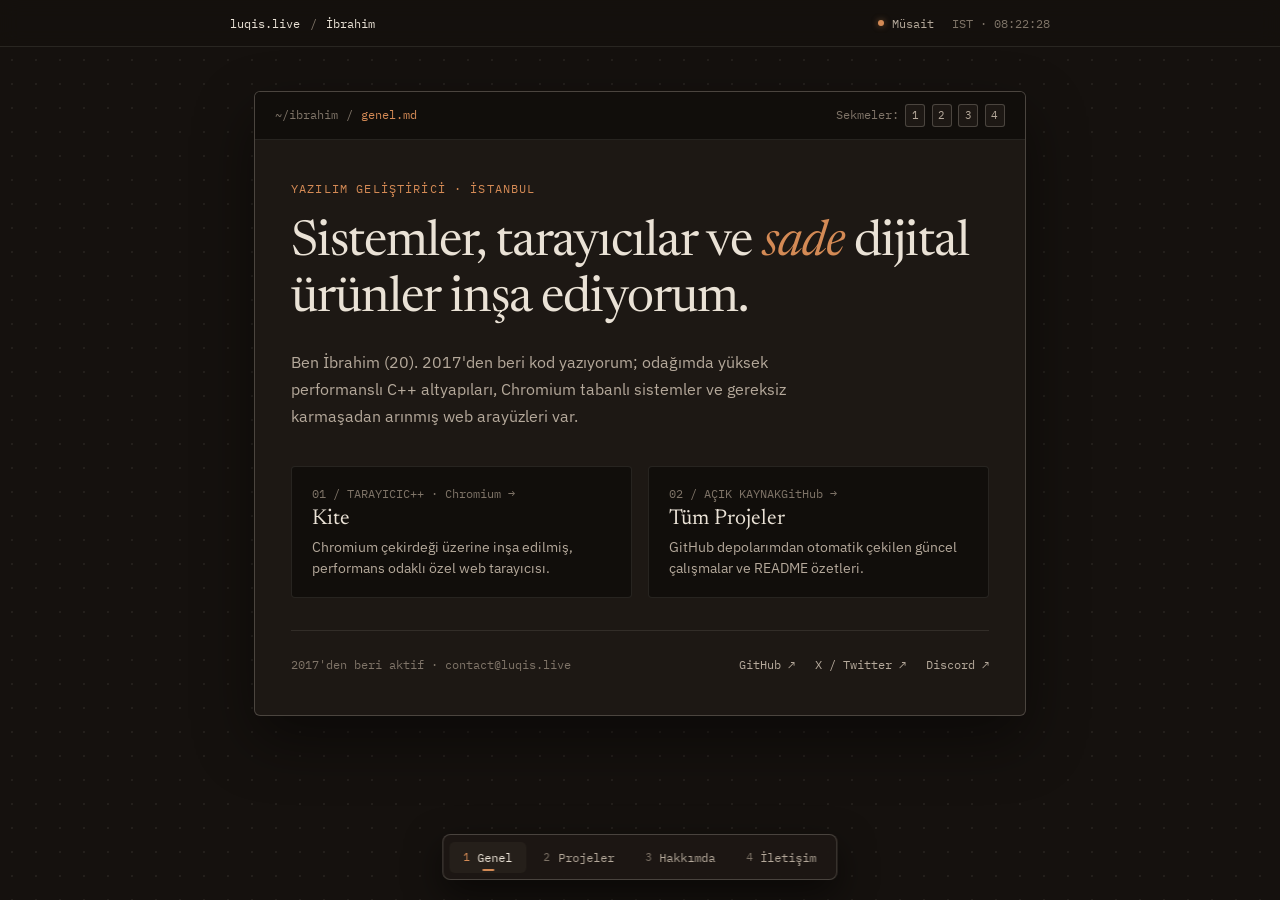
<file: index.html>
<!DOCTYPE html>
<html lang="tr">

<head>
    <meta charset="UTF-8">
    <meta name="viewport" content="width=device-width, initial-scale=1.0">
    <title>İbrahim — luqis.live</title>
    <meta name="description"
        content="İbrahim — 2017'den beri C++, Chromium, TypeScript ve Node.js ile sistemler ve sade dijital ürünler geliştiren yazılım geliştirici.">

    <!-- Fonts: Newsreader + IBM Plex Sans + IBM Plex Mono (Full Turkish support) -->
    <link rel="preconnect" href="https://fonts.googleapis.com">
    <link rel="preconnect" href="https://fonts.gstatic.com" crossorigin>
    <link
        href="https://fonts.googleapis.com/css2?family=IBM+Plex+Mono:wght@400;500&family=IBM+Plex+Sans:wght@400;500;600&family=Newsreader:ital,opsz,wght@0,6..72,400;0,6..72,500;1,6..72,400&display=swap"
        rel="stylesheet">

    <style>
        :root {
            --bg: #15110E;
            --surface: #1D1814;
            --surface-raised: #251F1A;
            --surface-recessed: #110E0B;
            --ink: #EAE2D6;
            --ink-soft: #B5A99B;
            --ink-muted: #7F7468;
            --rule: rgba(234, 226, 214, 0.10);
            --rule-strong: rgba(234, 226, 214, 0.22);
            --accent: #D48A55;
            --accent-dim: rgba(212, 138, 85, 0.14);
            --font-serif: 'Newsreader', Georgia, serif;
            --font-sans: 'IBM Plex Sans', -apple-system, BlinkMacSystemFont, sans-serif;
            --font-mono: 'IBM Plex Mono', ui-monospace, SFMono-Regular, monospace;
        }

        *,
        *::before,
        *::after {
            box-sizing: border-box;
            margin: 0;
            padding: 0;
        }

        html {
            font-size: 16px;
            -webkit-font-smoothing: antialiased;
            -moz-osx-font-smoothing: grayscale;
        }

        body {
            background-color: var(--bg);
            color: var(--ink);
            font-family: var(--font-sans);
            line-height: 1.6;
            min-height: 100vh;
            display: flex;
            flex-direction: column;
            padding-bottom: 6.5rem;
            /* Subtle architectural drafting-mat dot grid */
            background-image: radial-gradient(rgba(234, 226, 214, 0.065) 1px, transparent 1px);
            background-size: 24px 24px;
        }

        ::selection {
            background-color: var(--accent);
            color: var(--bg);
        }

        a {
            color: inherit;
            text-decoration: none;
        }

        button {
            font-family: inherit;
            color: inherit;
            background: none;
            border: none;
            cursor: pointer;
        }

        /* Top Status Bar */
        .statusbar {
            position: sticky;
            top: 0;
            z-index: 40;
            background-color: rgba(21, 17, 14, 0.85);
            backdrop-filter: blur(10px);
            -webkit-backdrop-filter: blur(10px);
            border-bottom: 1px solid var(--rule);
            padding: 0.85rem 1.5rem;
            font-family: var(--font-mono);
            font-size: 0.75rem;
            color: var(--ink-muted);
        }

        .statusbar-inner {
            max-width: 820px;
            margin: 0 auto;
            display: flex;
            align-items: center;
            justify-content: space-between;
            gap: 1rem;
        }

        .sb-left {
            display: flex;
            align-items: center;
            gap: 0.6rem;
            color: var(--ink);
        }

        .sb-slash {
            color: var(--ink-muted);
        }

        .sb-right {
            display: flex;
            align-items: center;
            gap: 1.15rem;
        }

        .sb-status {
            display: inline-flex;
            align-items: center;
            gap: 0.45rem;
            color: var(--ink-soft);
        }

        .led {
            width: 6px;
            height: 6px;
            border-radius: 50%;
            background-color: var(--accent);
            box-shadow: 0 0 6px rgba(212, 138, 85, 0.55);
            animation: led-breathe 2.8s ease-in-out infinite;
        }

        @keyframes led-breathe {
            0%, 100% { opacity: 1; }
            50% { opacity: 0.35; }
        }

        /* Main Workbench Container */
        .workbench {
            flex: 1;
            width: 100%;
            max-width: 820px;
            margin: 2.75rem auto 0;
            padding: 0 1.5rem;
        }

        /* Tactile Folio Window */
        .folio {
            background-color: var(--surface);
            border: 1px solid var(--rule-strong);
            border-radius: 6px;
            overflow: hidden;
            box-shadow: 0 24px 60px rgba(0, 0, 0, 0.45);
        }

        .folio-bar {
            display: flex;
            align-items: center;
            justify-content: space-between;
            padding: 0.75rem 1.25rem;
            background-color: var(--surface-recessed);
            border-bottom: 1px solid var(--rule);
            font-family: var(--font-mono);
            font-size: 0.72rem;
            color: var(--ink-muted);
        }

        .folio-path {
            display: flex;
            align-items: center;
            gap: 0.5rem;
        }

        .folio-path span.active-crumb {
            color: var(--accent);
        }

        .folio-hint {
            display: flex;
            align-items: center;
            gap: 0.4rem;
        }

        .kbd {
            display: inline-block;
            padding: 0.1rem 0.35rem;
            border: 1px solid var(--rule-strong);
            border-radius: 3px;
            font-size: 0.68rem;
            color: var(--ink-soft);
            background-color: var(--surface);
        }

        .folio-body {
            padding: 2.5rem 2.25rem;
        }

        /* Views */
        .view {
            display: none;
            animation: view-in 0.22s ease;
        }

        .view.is-active {
            display: block;
        }

        @keyframes view-in {
            from {
                opacity: 0;
                transform: translateY(4px);
            }
            to {
                opacity: 1;
                transform: translateY(0);
            }
        }

        /* View 1: Genel (Overview) */
        .intro-tag {
            font-family: var(--font-mono);
            font-size: 0.72rem;
            letter-spacing: 0.1em;
            text-transform: uppercase;
            color: var(--accent);
            margin-bottom: 1.1rem;
        }

        .intro-title {
            font-family: var(--font-serif);
            font-weight: 400;
            font-size: clamp(2rem, 4.4vw, 3.1rem);
            line-height: 1.12;
            letter-spacing: -0.02em;
            color: var(--ink);
            margin-bottom: 1.35rem;
        }

        .intro-title em {
            font-style: italic;
            color: var(--accent);
        }

        .intro-text {
            font-size: 1rem;
            color: var(--ink-soft);
            max-width: 56ch;
            line-height: 1.7;
            margin-bottom: 2.25rem;
        }

        .quick-grid {
            display: grid;
            grid-template-columns: repeat(2, 1fr);
            gap: 1rem;
            margin-bottom: 2rem;
        }

        .quick-card {
            background-color: var(--surface-recessed);
            border: 1px solid var(--rule);
            border-radius: 4px;
            padding: 1.15rem 1.25rem;
            text-align: left;
            transition: border-color 0.2s ease, background-color 0.2s ease;
            display: flex;
            flex-direction: column;
            gap: 0.45rem;
        }

        .quick-card:hover {
            border-color: var(--accent);
            background-color: var(--surface-raised);
        }

        .qc-top {
            display: flex;
            align-items: center;
            justify-content: space-between;
            font-family: var(--font-mono);
            font-size: 0.72rem;
            color: var(--ink-muted);
        }

        .qc-title {
            font-family: var(--font-serif);
            font-size: 1.35rem;
            color: var(--ink);
        }

        .qc-desc {
            font-size: 0.875rem;
            color: var(--ink-soft);
            line-height: 1.5;
        }

        .social-row {
            display: flex;
            align-items: center;
            justify-content: space-between;
            flex-wrap: wrap;
            gap: 1rem;
            padding-top: 1.5rem;
            border-top: 1px solid var(--rule);
            font-family: var(--font-mono);
            font-size: 0.78rem;
            color: var(--ink-muted);
        }

        .social-list {
            display: flex;
            gap: 1.25rem;
            flex-wrap: wrap;
        }

        .social-list a {
            color: var(--ink-soft);
            transition: color 0.18s ease;
        }

        .social-list a:hover {
            color: var(--accent);
        }

        /* View 2: Projeler (Interactive Dossiers) */
        .section-caption {
            font-family: var(--font-mono);
            font-size: 0.74rem;
            color: var(--ink-muted);
            margin-bottom: 1.5rem;
            display: flex;
            justify-content: space-between;
            align-items: center;
        }

        .dossier-list {
            display: flex;
            flex-direction: column;
            gap: 0.75rem;
        }

        .dossier {
            background-color: var(--surface-recessed);
            border: 1px solid var(--rule);
            border-radius: 4px;
            overflow: hidden;
            transition: border-color 0.2s ease;
        }

        .dossier.is-open {
            border-color: var(--rule-strong);
        }

        .dossier-trigger {
            width: 100%;
            padding: 1.15rem 1.25rem;
            display: grid;
            grid-template-columns: 2.5rem 1fr auto;
            gap: 1rem;
            align-items: center;
            text-align: left;
            transition: background-color 0.2s ease;
        }

        .dossier-trigger:hover {
            background-color: var(--surface-raised);
        }

        .dossier-num {
            font-family: var(--font-mono);
            font-size: 0.78rem;
            color: var(--ink-muted);
        }

        .dossier.is-open .dossier-num {
            color: var(--accent);
        }

        .dossier-head {
            display: flex;
            align-items: baseline;
            gap: 0.85rem;
            flex-wrap: wrap;
        }

        .dossier-name {
            font-family: var(--font-serif);
            font-size: 1.4rem;
            color: var(--ink);
        }

        .dossier-meta {
            font-family: var(--font-mono);
            font-size: 0.72rem;
            color: var(--ink-muted);
        }

        .dossier-toggle {
            font-family: var(--font-mono);
            font-size: 0.8rem;
            color: var(--ink-muted);
            transition: transform 0.2s ease, color 0.2s ease;
        }

        .dossier.is-open .dossier-toggle {
            color: var(--accent);
            transform: rotate(45deg);
        }

        .dossier-panel {
            display: none;
            padding: 0 1.25rem 1.35rem 4.75rem;
            border-top: 1px solid var(--rule);
            background-color: var(--surface-recessed);
        }

        .dossier.is-open .dossier-panel {
            display: block;
            animation: view-in 0.18s ease;
        }

        .dossier-desc {
            font-size: 0.94rem;
            color: var(--ink-soft);
            margin: 1rem 0 1.15rem;
            line-height: 1.65;
        }

        .spec-row {
            display: flex;
            align-items: center;
            justify-content: space-between;
            flex-wrap: wrap;
            gap: 1rem;
        }

        .tags {
            display: flex;
            flex-wrap: wrap;
            gap: 0.45rem;
        }

        .tag {
            font-family: var(--font-mono);
            font-size: 0.72rem;
            padding: 0.22rem 0.55rem;
            border: 1px solid var(--rule);
            border-radius: 3px;
            color: var(--ink-soft);
            background-color: var(--surface);
        }

        .dossier-link {
            font-family: var(--font-mono);
            font-size: 0.78rem;
            color: var(--accent);
            border-bottom: 1px solid transparent;
            transition: border-color 0.2s ease;
        }

        .dossier-link:hover {
            border-bottom-color: var(--accent);
        }

        /* View 3: Yolculuk (Timeline & Inventory) */
        .journey-split {
            display: grid;
            grid-template-columns: 1.4fr 1fr;
            gap: 2.5rem;
        }

        .timeline {
            display: flex;
            flex-direction: column;
        }

        .tl-row {
            display: grid;
            grid-template-columns: 5.5rem 1fr;
            gap: 1rem;
            padding: 0.95rem 0;
            border-top: 1px solid var(--rule);
        }

        .tl-row:last-child {
            border-bottom: 1px solid var(--rule);
        }

        .tl-year {
            font-family: var(--font-mono);
            font-size: 0.78rem;
            color: var(--ink);
            padding-top: 0.15rem;
        }

        .tl-year.now {
            color: var(--accent);
        }

        .tl-body {
            font-size: 0.92rem;
            color: var(--ink-soft);
            line-height: 1.55;
        }

        .tl-body strong {
            color: var(--ink);
            font-weight: 500;
        }

        .inventory {
            background-color: var(--surface-recessed);
            border: 1px solid var(--rule);
            border-radius: 4px;
            padding: 1.35rem;
            height: fit-content;
        }

        .inv-title {
            font-family: var(--font-mono);
            font-size: 0.72rem;
            text-transform: uppercase;
            letter-spacing: 0.1em;
            color: var(--ink-muted);
            padding-bottom: 0.75rem;
            margin-bottom: 1rem;
            border-bottom: 1px solid var(--rule);
        }

        .inv-group {
            margin-bottom: 1rem;
        }

        .inv-group:last-child {
            margin-bottom: 0;
        }

        .inv-cat {
            font-family: var(--font-mono);
            font-size: 0.7rem;
            color: var(--ink-muted);
            margin-bottom: 0.2rem;
        }

        .inv-val {
            font-size: 0.9rem;
            color: var(--ink);
            font-weight: 500;
        }

        /* Floating Bottom Dock */
        .dock-wrap {
            position: fixed;
            bottom: 1.25rem;
            left: 50%;
            transform: translateX(-50%);
            z-index: 50;
            max-width: calc(100vw - 1.5rem);
        }

        .dock {
            display: flex;
            align-items: center;
            gap: 0.25rem;
            padding: 0.4rem;
            background-color: rgba(29, 24, 20, 0.9);
            backdrop-filter: blur(14px);
            -webkit-backdrop-filter: blur(14px);
            border: 1px solid var(--rule-strong);
            border-radius: 8px;
            box-shadow: 0 14px 36px rgba(0, 0, 0, 0.55);
            overflow-x: auto;
        }

        .dock-btn {
            position: relative;
            display: inline-flex;
            align-items: center;
            gap: 0.45rem;
            padding: 0.5rem 0.85rem;
            border-radius: 5px;
            font-family: var(--font-mono);
            font-size: 0.76rem;
            color: var(--ink-soft);
            white-space: nowrap;
            transition: background-color 0.18s ease, color 0.18s ease;
        }

        .dock-btn:hover {
            background-color: var(--surface-raised);
            color: var(--ink);
        }

        .dock-btn.is-active {
            background-color: var(--surface-raised);
            color: var(--ink);
        }

        .dock-btn.is-active::after {
            content: "";
            position: absolute;
            bottom: 2px;
            left: 50%;
            transform: translateX(-50%);
            width: 12px;
            height: 2px;
            border-radius: 2px;
            background-color: var(--accent);
        }

        .dock-num {
            font-size: 0.66rem;
            color: var(--ink-muted);
        }

        .dock-btn.is-active .dock-num {
            color: var(--accent);
        }

        .dock-sep {
            width: 1px;
            height: 18px;
            background-color: var(--rule);
            margin: 0 0.25rem;
            flex-shrink: 0;
        }

        .dock-email-state {
            color: var(--accent);
        }

        /* View 4: İletişim */
        .contact-lead {
            font-size: 0.98rem;
            color: var(--ink-soft);
            max-width: 52ch;
            margin-bottom: 1.75rem;
            line-height: 1.65;
        }

        .contact-list {
            display: flex;
            flex-direction: column;
            border-top: 1px solid var(--rule);
        }

        .contact-row {
            display: flex;
            align-items: center;
            justify-content: space-between;
            gap: 1rem;
            padding: 1.05rem 0.5rem;
            border-bottom: 1px solid var(--rule);
            transition: background-color 0.18s ease, padding-left 0.18s ease;
        }

        .contact-row:hover {
            background-color: var(--surface-raised);
            padding-left: 0.85rem;
        }

        .contact-left {
            display: flex;
            align-items: baseline;
            gap: 1.25rem;
            flex-wrap: wrap;
        }

        .contact-label {
            font-family: var(--font-mono);
            font-size: 0.74rem;
            color: var(--ink-muted);
            width: 5.5rem;
            flex-shrink: 0;
        }

        .contact-value {
            font-family: var(--font-serif);
            font-size: 1.25rem;
            color: var(--ink);
        }

        .contact-actions {
            display: flex;
            align-items: center;
            gap: 0.75rem;
            font-family: var(--font-mono);
            font-size: 0.75rem;
        }

        .contact-pill {
            padding: 0.3rem 0.65rem;
            border: 1px solid var(--rule-strong);
            border-radius: 3px;
            color: var(--ink-soft);
            background-color: var(--surface-recessed);
            transition: border-color 0.18s ease, color 0.18s ease;
        }

        .contact-pill:hover {
            border-color: var(--accent);
            color: var(--accent);
        }

        .contact-pill.is-copied {
            border-color: var(--accent);
            color: var(--accent);
        }

        .contact-arrow {
            font-family: var(--font-mono);
            font-size: 0.78rem;
            color: var(--ink-muted);
            transition: color 0.18s ease;
        }

        .contact-row:hover .contact-arrow {
            color: var(--accent);
        }

        @media (max-width: 720px) {
            .workbench {
                margin-top: 1.5rem;
            }

            .folio-body {
                padding: 1.75rem 1.25rem;
            }

            .folio-hint {
                display: none;
            }

            .quick-grid,
            .journey-split {
                grid-template-columns: 1fr;
            }

            .dossier-panel {
                padding: 0 1.25rem 1.25rem;
            }

            .tl-row {
                grid-template-columns: 1fr;
                gap: 0.25rem;
            }
        }
    </style>
</head>

<body>
    <!-- Top Status Strip -->
    <header class="statusbar">
        <div class="statusbar-inner">
            <div class="sb-left">
                <span>luqis.live</span>
                <span class="sb-slash">/</span>
                <span>İbrahim</span>
            </div>
            <div class="sb-right">
                <span class="sb-status">
                    <span class="led" aria-hidden="true"></span>
                    <span>Müsait</span>
                </span>
                <span id="ist-clock">IST · --:--:--</span>
            </div>
        </div>
    </header>

    <!-- Main Tactile Workbench -->
    <main class="workbench">
        <section class="folio" aria-label="Çalışma Masası">
            <!-- Folio Top Bar -->
            <div class="folio-bar">
                <div class="folio-path">
                    <span>~/ibrahim</span>
                    <span>/</span>
                    <span class="active-crumb" id="activeCrumb">genel.md</span>
                </div>
                <div class="folio-hint">
                    <span>Sekmeler:</span>
                    <span class="kbd">1</span>
                    <span class="kbd">2</span>
                    <span class="kbd">3</span>
                    <span class="kbd">4</span>
                </div>
            </div>

            <div class="folio-body">
                <!-- VIEW 1: GENEL -->
                <div class="view is-active" id="view-genel" data-crumb="genel.md">
                    <div class="intro-tag">Yazılım Geliştirici · İstanbul</div>
                    <h1 class="intro-title">
                        Sistemler, tarayıcılar ve <em>sade</em> dijital ürünler inşa ediyorum.
                    </h1>
                    <p class="intro-text">
                        Ben İbrahim (20). 2017'den beri kod yazıyorum; odağımda yüksek performanslı C++
                        altyapıları, Chromium tabanlı sistemler ve gereksiz karmaşadan arınmış web arayüzleri var.
                    </p>

                    <div class="quick-grid">
                        <button type="button" class="quick-card" data-jump-project="kitebrowser">
                            <div class="qc-top">
                                <span>01 / TARAYICI</span>
                                <span>C++ · Chromium →</span>
                            </div>
                            <div class="qc-title">Kite</div>
                            <div class="qc-desc">Chromium çekirdeği üzerine inşa edilmiş, performans odaklı özel web tarayıcısı.</div>
                        </button>

                        <button type="button" class="quick-card" data-jump-view="projeler">
                            <div class="qc-top">
                                <span>02 / AÇIK KAYNAK</span>
                                <span>GitHub →</span>
                            </div>
                            <div class="qc-title">Tüm Projeler</div>
                            <div class="qc-desc">GitHub depolarımdan otomatik çekilen güncel çalışmalar ve README özetleri.</div>
                        </button>
                    </div>

                    <div class="social-row">
                        <span>2017'den beri aktif · contact@luqis.live</span>
                        <div class="social-list">
                            <a href="https://github.com/luqisdev" target="_blank" rel="noopener noreferrer">GitHub ↗</a>
                            <a href="https://x.com/luqisdev" target="_blank" rel="noopener noreferrer">X / Twitter ↗</a>
                            <a href="https://discord.com/users/1190947185353838616" target="_blank"
                                rel="noopener noreferrer">Discord ↗</a>
                        </div>
                    </div>
                </div>

                <!-- VIEW 2: PROJELER -->
                <div class="view" id="view-projeler" data-crumb="projeler/">
                    <div class="section-caption">
                        <span>SEÇİLİ PROJELER &amp; GITHUB DEPOLARI</span>
                        <span id="repoStatus">GitHub'dan yükleniyor...</span>
                    </div>

                    <div class="dossier-list" id="dossierList">
                        <!-- Dinamik olarak GitHub'dan doldurulur; hata durumunda yedek içerik gösterilir -->
                    </div>
                </div>

                <!-- VIEW 3: HAKKIMDA -->
                <div class="view" id="view-hakkimda" data-crumb="hakkimda.md">
                    <div class="section-caption">
                        <span>HAKKIMDA &amp; TEKNİK ENVANTER</span>
                        <span>2017'den bugüne</span>
                    </div>

                    <div class="journey-split">
                        <div class="timeline">
                            <div class="tl-row">
                                <span class="tl-year">2017</span>
                                <p class="tl-body">
                                    <strong>İlk satır kod.</strong> Web temelleri, küçük otomasyon betikleri ve
                                    yazılım mantığıyla tanışma.
                                </p>
                            </div>
                            <div class="tl-row">
                                <span class="tl-year">2020</span>
                                <p class="tl-body">
                                    <strong>Backend &amp; servisler.</strong> Node.js ekosistemiyle gerçek zamanlı
                                    uygulamalar ve topluluk ölçeğinde bot sistemleri.
                                </p>
                            </div>
                            <div class="tl-row">
                                <span class="tl-year">2023—24</span>
                                <p class="tl-body">
                                    <strong>C++ &amp; Chromium.</strong> Tarayıcı motoru özelleştirmeleri ve
                                    <em>Kite</em> projesinin geliştirilmesi.
                                </p>
                            </div>
                            <div class="tl-row">
                                <span class="tl-year now">Bugün</span>
                                <p class="tl-body">
                                    <strong>Ürün mühendisliği.</strong> Sağlam arka plan servisleri, TypeScript/React
                                    arayüzleri ve sade yazılımlar.
                                </p>
                            </div>
                        </div>

                        <aside class="inventory" aria-label="Teknik envanter">
                            <div class="inv-title">Teknik Envanter</div>

                            <div class="inv-group">
                                <div class="inv-cat">Sistem &amp; Motor</div>
                                <div class="inv-val">C++, Chromium</div>
                            </div>

                            <div class="inv-group">
                                <div class="inv-cat">Web &amp; Backend</div>
                                <div class="inv-val">TypeScript, Node.js, React</div>
                            </div>

                            <div class="inv-group">
                                <div class="inv-cat">Diğer Araçlar</div>
                                <div class="inv-val">Kotlin, Ruby, Git</div>
                            </div>
                        </aside>
                    </div>
                </div>

                <!-- VIEW 4: İLETİŞİM -->
                <div class="view" id="view-iletisim" data-crumb="iletisim.md">
                    <div class="section-caption">
                        <span>İLETİŞİM &amp; BAĞLANTILAR</span>
                        <span>İstanbul, TR</span>
                    </div>

                    <p class="contact-lead">
                        Yeni projeler, sistem veya web geliştirme işbirlikleri ya da sadece tanışmak için
                        aşağıdaki kanallardan bana doğrudan ulaşabilirsin.
                    </p>

                    <div class="contact-list">
                        <div class="contact-row">
                            <div class="contact-left">
                                <span class="contact-label">E-POSTA</span>
                                <span class="contact-value">contact@luqis.live</span>
                            </div>
                            <div class="contact-actions">
                                <button type="button" class="contact-pill" id="copyEmailBtn"
                                    data-email="contact@luqis.live">Kopyala</button>
                                <a href="mailto:contact@luqis.live" class="contact-arrow">Mail Gönder ↗</a>
                            </div>
                        </div>

                        <a href="https://github.com/luqisdev" target="_blank" rel="noopener noreferrer"
                            class="contact-row">
                            <div class="contact-left">
                                <span class="contact-label">GITHUB</span>
                                <span class="contact-value">@luqisdev</span>
                            </div>
                            <span class="contact-arrow">Profili Aç ↗</span>
                        </a>

                        <a href="https://x.com/luqisdev" target="_blank" rel="noopener noreferrer" class="contact-row">
                            <div class="contact-left">
                                <span class="contact-label">X / TWITTER</span>
                                <span class="contact-value">@luqisdev</span>
                            </div>
                            <span class="contact-arrow">Takip Et ↗</span>
                        </a>

                        <a href="https://discord.com/users/1190947185353838616" target="_blank"
                            rel="noopener noreferrer" class="contact-row">
                            <div class="contact-left">
                                <span class="contact-label">DISCORD</span>
                                <span class="contact-value">luqis</span>
                            </div>
                            <span class="contact-arrow">Mesaj At ↗</span>
                        </a>
                    </div>
                </div>
            </div>
        </section>
    </main>

    <!-- Floating Bottom Dock -->
    <nav class="dock-wrap" aria-label="Çalışma masası menüsü">
        <div class="dock">
            <button type="button" class="dock-btn is-active" data-view="genel">
                <span class="dock-num">1</span>
                <span>Genel</span>
            </button>
            <button type="button" class="dock-btn" data-view="projeler">
                <span class="dock-num">2</span>
                <span>Projeler</span>
            </button>
            <button type="button" class="dock-btn" data-view="hakkimda">
                <span class="dock-num">3</span>
                <span>Hakkımda</span>
            </button>
            <button type="button" class="dock-btn" data-view="iletisim">
                <span class="dock-num">4</span>
                <span>İletişim</span>
            </button>
        </div>
    </nav>

    <script>
        (function () {
            // Live Istanbul Clock
            const clockEl = document.getElementById('ist-clock');
            function updateClock() {
                try {
                    const formatted = new Intl.DateTimeFormat('tr-TR', {
                        timeZone: 'Europe/Istanbul',
                        hour: '2-digit',
                        minute: '2-digit',
                        second: '2-digit',
                        hour12: false
                    }).format(new Date());
                    clockEl.textContent = 'IST · ' + formatted;
                } catch (e) {
                    clockEl.textContent = 'IST';
                }
            }
            updateClock();
            setInterval(updateClock, 1000);

            // View Switching
            const dockBtns = document.querySelectorAll('.dock-btn[data-view]');
            const views = document.querySelectorAll('.view');
            const crumbEl = document.getElementById('activeCrumb');

            function switchView(name) {
                dockBtns.forEach(function (btn) {
                    btn.classList.toggle('is-active', btn.getAttribute('data-view') === name);
                });
                views.forEach(function (view) {
                    const match = view.id === 'view-' + name;
                    view.classList.toggle('is-active', match);
                    if (match && crumbEl) {
                        crumbEl.textContent = view.getAttribute('data-crumb') || name;
                    }
                });
            }

            dockBtns.forEach(function (btn) {
                btn.addEventListener('click', function () {
                    switchView(btn.getAttribute('data-view'));
                });
            });

            // =========================================================
            // GitHub Projeleri & Otomatik README Çekme Ayarları
            // =========================================================
            const GITHUB_USER = 'luqisdev';
            const EXCLUDED_REPOS = ['luqisdev', 'luqisdev.github.io', 'billygitpages'];
            const EXCLUDE_FORKS = true;
            const CACHE_TTL_MS = 20 * 60 * 1000; // 20 dakika önbellek

            // İsteğe bağlı özel sabit projeler
            const CUSTOM_PROJECTS = [];

            // GitHub API erişilemezse gösterilecek yedek liste
            const FALLBACK_PROJECTS = [
                {
                    key: 'kitebrowser',
                    repoName: 'kitebrowser',
                    branch: 'main',
                    name: 'Kite',
                    meta: 'C++ · Chromium',
                    tags: ['C++', 'Chromium'],
                    link: 'https://github.com/luqisdev/kitebrowser',
                    linkLabel: "GitHub'da İncele ↗",
                    fallbackDesc: 'Performans ve bellek verimliliği odağında, doğrudan Chromium çekirdeği üzerine inşa edilmiş özel web tarayıcısı.',
                    isGitHub: true
                },
                ...CUSTOM_PROJECTS
            ];

            const dossierListEl = document.getElementById('dossierList');
            const repoStatusEl = document.getElementById('repoStatus');
            let renderedProjects = [];

            function cleanReadmeMarkdown(md) {
                if (!md) return '';
                let text = md
                    // Kod bloklarını temizle
                    .replace(/```[\s\S]*?```/g, '')
                    // HTML yorum ve etiketlerini temizle
                    .replace(/<!--[\s\S]*?-->/g, '')
                    .replace(/<[^>]+>/g, ' ')
                    // Görsel / rozetleri temizle
                    .replace(/!\[[^\]]*\]\([^)]*\)/g, '')
                    // Markdown linklerini düz metne çevir
                    .replace(/\[([^\]]+)\]\([^)]*\)/g, '$1')
                    // Başlık (#), alıntı (>) ve liste işaretlerini temizle
                    .replace(/^\s{0,3}(?:#{1,6}\s+|>\s*|[-*_]{3,}\s*$)/gm, '')
                    .replace(/[`*_~]/g, '');

                const paragraphs = text
                    .split(/\r?\n\s*\r?\n/)
                    .map(function (p) { return p.replace(/\s+/g, ' ').trim(); })
                    .filter(function (p) {
                        return p.length > 24 && !/^https?:\/\//i.test(p);
                    });

                if (!paragraphs.length) return '';
                let summary = paragraphs[0];
                if (summary.length < 110 && paragraphs[1]) {
                    summary += ' ' + paragraphs[1];
                }
                if (summary.length > 280) {
                    summary = summary.slice(0, 277).trimEnd() + '...';
                }
                return summary;
            }

            async function fetchReadmeSummary(project) {
                if (!project.isGitHub) return project.fallbackDesc;
                const cacheKey = 'readme_cache_' + project.repoName;
                try {
                    const cached = sessionStorage.getItem(cacheKey);
                    if (cached) {
                        const parsed = JSON.parse(cached);
                        if (Date.now() - parsed.ts < CACHE_TTL_MS && parsed.text) {
                            return parsed.text;
                        }
                    }
                } catch (e) { }

                const branch = project.branch || 'main';
                const url = 'https://raw.githubusercontent.com/' + GITHUB_USER + '/' +
                    encodeURIComponent(project.repoName) + '/' + encodeURIComponent(branch) + '/README.md';

                try {
                    const res = await fetch(url);
                    if (!res.ok) return project.fallbackDesc;
                    const raw = await res.text();
                    const cleaned = cleanReadmeMarkdown(raw);
                    const finalDesc = cleaned || project.fallbackDesc;
                    try {
                        sessionStorage.setItem(cacheKey, JSON.stringify({ ts: Date.now(), text: finalDesc }));
                    } catch (e) { }
                    return finalDesc;
                } catch (e) {
                    return project.fallbackDesc;
                }
            }

            function openDossier(targetKey) {
                const items = dossierListEl.querySelectorAll('.dossier');
                items.forEach(function (item) {
                    const key = item.getAttribute('data-project');
                    const isTarget = key === targetKey || (targetKey === 'kite' && key === 'kitebrowser');
                    item.classList.toggle('is-open', isTarget);
                    const trigger = item.querySelector('.dossier-trigger');
                    if (trigger) trigger.setAttribute('aria-expanded', isTarget ? 'true' : 'false');

                    if (isTarget && !item.dataset.readmeLoaded) {
                        const proj = renderedProjects.find(function (p) { return p.key === key; });
                        const descEl = item.querySelector('.dossier-desc');
                        if (proj && descEl) {
                            item.dataset.readmeLoaded = '1';
                            fetchReadmeSummary(proj).then(function (txt) {
                                descEl.textContent = txt;
                            });
                        }
                    }
                });
            }

            function renderDossiers(projects) {
                renderedProjects = projects;
                dossierListEl.innerHTML = '';

                projects.forEach(function (proj, idx) {
                    const isFirst = idx === 0;
                    const article = document.createElement('article');
                    article.className = 'dossier' + (isFirst ? ' is-open' : '');
                    article.setAttribute('data-project', proj.key);

                    const trigger = document.createElement('button');
                    trigger.type = 'button';
                    trigger.className = 'dossier-trigger';
                    trigger.setAttribute('aria-expanded', isFirst ? 'true' : 'false');

                    const num = document.createElement('span');
                    num.className = 'dossier-num';
                    num.textContent = String(idx + 1).padStart(2, '0');

                    const head = document.createElement('div');
                    head.className = 'dossier-head';

                    const nameEl = document.createElement('span');
                    nameEl.className = 'dossier-name';
                    nameEl.textContent = proj.name;

                    const metaEl = document.createElement('span');
                    metaEl.className = 'dossier-meta';
                    metaEl.textContent = proj.meta;

                    head.appendChild(nameEl);
                    head.appendChild(metaEl);

                    const toggle = document.createElement('span');
                    toggle.className = 'dossier-toggle';
                    toggle.setAttribute('aria-hidden', 'true');
                    toggle.textContent = '+';

                    trigger.appendChild(num);
                    trigger.appendChild(head);
                    trigger.appendChild(toggle);

                    const panel = document.createElement('div');
                    panel.className = 'dossier-panel';

                    const desc = document.createElement('p');
                    desc.className = 'dossier-desc';
                    desc.textContent = proj.isGitHub ? 'README yükleniyor...' : proj.fallbackDesc;

                    const specRow = document.createElement('div');
                    specRow.className = 'spec-row';

                    const tagsWrap = document.createElement('div');
                    tagsWrap.className = 'tags';
                    (proj.tags || []).forEach(function (t) {
                        const tagEl = document.createElement('span');
                        tagEl.className = 'tag';
                        tagEl.textContent = t;
                        tagsWrap.appendChild(tagEl);
                    });

                    const linkEl = document.createElement('a');
                    linkEl.className = 'dossier-link';
                    linkEl.href = proj.link;
                    linkEl.target = '_blank';
                    linkEl.rel = 'noopener noreferrer';
                    linkEl.textContent = proj.linkLabel || "GitHub'da İncele ↗";

                    specRow.appendChild(tagsWrap);
                    specRow.appendChild(linkEl);

                    panel.appendChild(desc);
                    panel.appendChild(specRow);

                    article.appendChild(trigger);
                    article.appendChild(panel);
                    dossierListEl.appendChild(article);

                    trigger.addEventListener('click', function () {
                        const willOpen = !article.classList.contains('is-open');
                        dossierListEl.querySelectorAll('.dossier').forEach(function (other) {
                            other.classList.remove('is-open');
                            const t = other.querySelector('.dossier-trigger');
                            if (t) t.setAttribute('aria-expanded', 'false');
                        });
                        if (willOpen) {
                            article.classList.add('is-open');
                            trigger.setAttribute('aria-expanded', 'true');
                            if (!article.dataset.readmeLoaded) {
                                article.dataset.readmeLoaded = '1';
                                fetchReadmeSummary(proj).then(function (txt) {
                                    desc.textContent = txt;
                                });
                            }
                        }
                    });

                    if (isFirst) {
                        article.dataset.readmeLoaded = '1';
                        fetchReadmeSummary(proj).then(function (txt) {
                            desc.textContent = txt;
                        });
                    }
                });
            }

            async function loadGitHubProjects() {
                const excludedSet = new Set(EXCLUDED_REPOS.map(function (r) { return r.toLowerCase(); }));
                const cacheKey = 'gh_repos_' + GITHUB_USER;

                try {
                    let repos = null;
                    try {
                        const cached = sessionStorage.getItem(cacheKey);
                        if (cached) {
                            const parsed = JSON.parse(cached);
                            if (Date.now() - parsed.ts < CACHE_TTL_MS && Array.isArray(parsed.repos)) {
                                repos = parsed.repos;
                            }
                        }
                    } catch (e) { }

                    if (!repos) {
                        const res = await fetch('https://api.github.com/users/' + GITHUB_USER + '/repos?sort=updated&per_page=30');
                        if (!res.ok) throw new Error('GitHub API ' + res.status);
                        repos = await res.json();
                        try {
                            sessionStorage.setItem(cacheKey, JSON.stringify({ ts: Date.now(), repos: repos }));
                        } catch (e) { }
                    }

                    const filtered = repos
                        .filter(function (repo) {
                            if (excludedSet.has(repo.name.toLowerCase())) return false;
                            if (EXCLUDE_FORKS && repo.fork) return false;
                            if (repo.archived) return false;
                            return true;
                        })
                        .map(function (repo) {
                            const year = repo.pushed_at ? new Date(repo.pushed_at).getFullYear() : '';
                            const tags = [];
                            if (repo.language) tags.push(repo.language);
                            if (Array.isArray(repo.topics)) {
                                repo.topics.slice(0, 3).forEach(function (tp) {
                                    if (tags.indexOf(tp) === -1) tags.push(tp);
                                });
                            }
                            if (!tags.length) tags.push('Açık Kaynak');

                            return {
                                key: repo.name.toLowerCase(),
                                repoName: repo.name,
                                branch: repo.default_branch || 'main',
                                name: repo.name,
                                meta: (repo.language ? repo.language + ' · ' : '') + (year || 'GitHub'),
                                tags: tags,
                                link: repo.html_url,
                                linkLabel: "GitHub'da İncele ↗",
                                fallbackDesc: repo.description || 'Bu depo için henüz açıklama eklenmemiş.',
                                isGitHub: true
                            };
                        });

                    const combined = filtered.concat(CUSTOM_PROJECTS);
                    renderDossiers(combined);
                    if (repoStatusEl) {
                        repoStatusEl.textContent = combined.length + ' proje · README otomatik';
                    }
                } catch (err) {
                    renderDossiers(FALLBACK_PROJECTS);
                    if (repoStatusEl) {
                        repoStatusEl.textContent = 'Çevrimdışı önbellek';
                    }
                }
            }

            loadGitHubProjects();

            // Quick cards from Overview -> jump to Projeler & open specific project
            document.querySelectorAll('[data-jump-project]').forEach(function (card) {
                card.addEventListener('click', function () {
                    const key = card.getAttribute('data-jump-project');
                    switchView('projeler');
                    openDossier(key);
                });
            });

            document.querySelectorAll('[data-jump-view]').forEach(function (card) {
                card.addEventListener('click', function () {
                    switchView(card.getAttribute('data-jump-view'));
                });
            });

            // Copy Email (İletişim sekmesi)
            const emailBtn = document.getElementById('copyEmailBtn');
            let copyTimer;

            function copyEmail() {
                if (!emailBtn) return;
                const email = emailBtn.getAttribute('data-email');
                if (navigator.clipboard && navigator.clipboard.writeText) {
                    navigator.clipboard.writeText(email).then(showCopied, fallback);
                } else {
                    fallback();
                }

                function showCopied() {
                    emailBtn.textContent = 'Kopyalandı ✓';
                    emailBtn.classList.add('is-copied');
                    clearTimeout(copyTimer);
                    copyTimer = setTimeout(function () {
                        emailBtn.textContent = 'Kopyala';
                        emailBtn.classList.remove('is-copied');
                    }, 2000);
                }

                function fallback() {
                    window.location.href = 'mailto:' + email;
                }
            }

            if (emailBtn) {
                emailBtn.addEventListener('click', copyEmail);
            }

            // Keyboard Shortcuts (1, 2, 3, 4)
            document.addEventListener('keydown', function (e) {
                if (e.metaKey || e.ctrlKey || e.altKey) return;
                const tag = (e.target && e.target.tagName) || '';
                if (tag === 'INPUT' || tag === 'TEXTAREA') return;

                if (e.key === '1') switchView('genel');
                else if (e.key === '2') switchView('projeler');
                else if (e.key === '3') switchView('hakkimda');
                else if (e.key === '4') switchView('iletisim');
            });
        })();
    </script>
</body>

</html>
</file>
